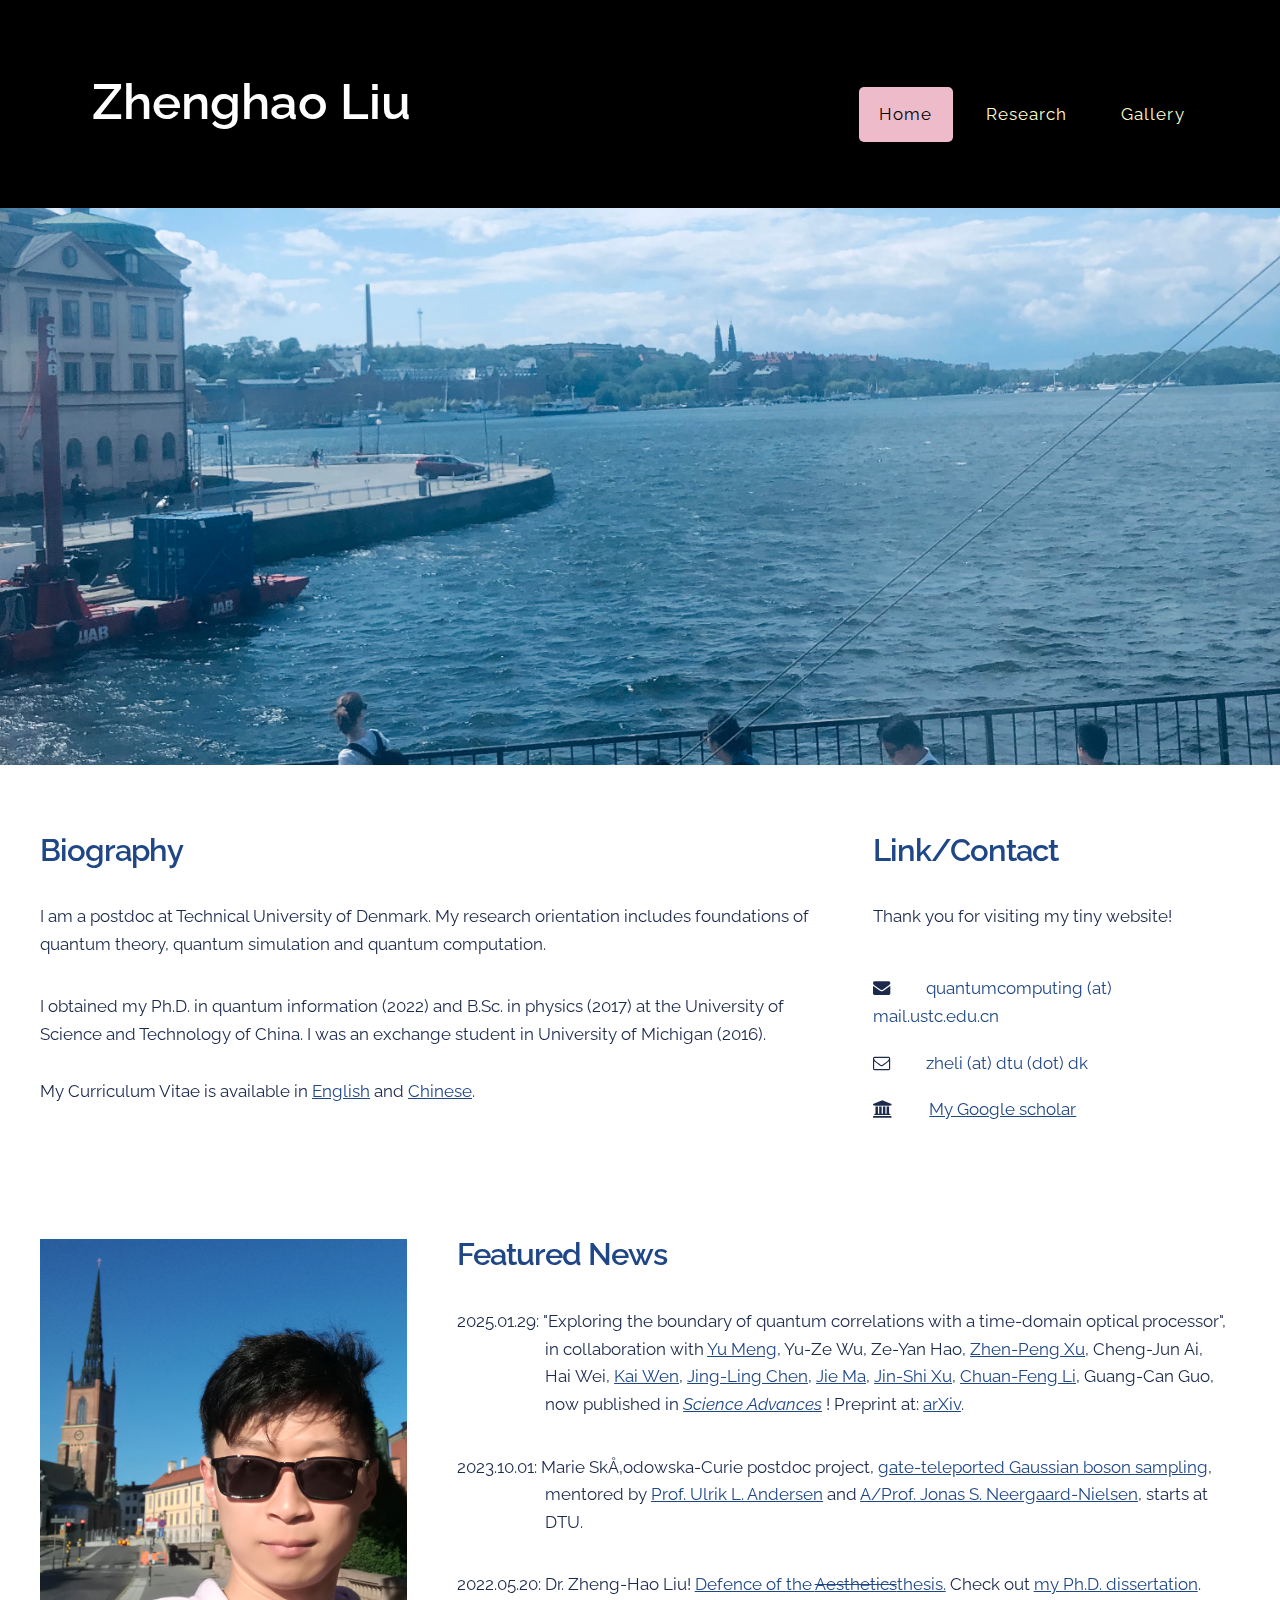
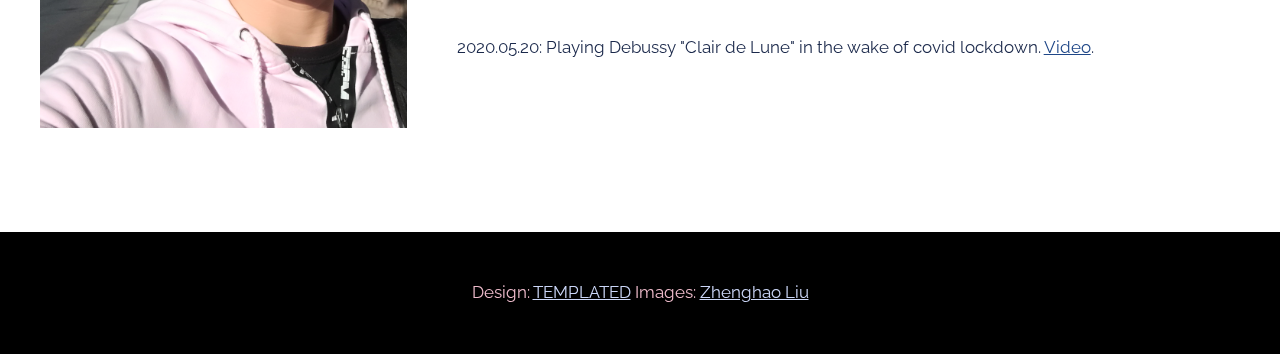
<file: index.html>
<!DOCTYPE HTML>
<!--
	Autonomy by TEMPLATED
    templated.co @templatedco
    Released for free under the Creative Commons Attribution 3.0 license (templated.co/license)
-->
<html>
	<head>
		<title>Homepage of Zhenghao Liu</title>
		<link rel="icon" type="image/x-icon" href="images/icon.png" />
		<link rel="stylesheet" href="font-awesome-4.7.0/css/font-awesome.min.css">
		<meta http-equibv="content-type" content="text/html; charset=utf-8" />
		<meta name="description" content="" />
		<meta name="keywords" content="" />
		<link href='https://fonts.googleapis.com/css?family=Raleway:400,100,200,300,500,600,700,800,900' rel='stylesheet' type='text/css'>
		<!--[if lte IE 8]><script src="js/html5shiv.js"></script><![endif]-->
		<script src="https://ajax.googleapis.com/ajax/libs/jquery/1.11.0/jquery.min.js"></script>
		<script src="js/skel.min.js"></script>
		<script src="js/skel-panels.min.js"></script>
		<script src="js/init.js"></script>
		<noscript>
			<link rel="stylesheet" href="css/skel-noscript.css" />
			<link rel="stylesheet" href="css/style.css" />
			<link rel="stylesheet" href="css/style-desktop.css" />
		</noscript>
		<!--[if lte IE 8]><link rel="stylesheet" href="css/ie/v8.css" /><![endif]-->
		<!--[if lte IE 9]><link rel="stylesheet" href="css/ie/v9.css" /><![endif]-->
	</head>
	<body class="homepage">

		<!-- Header -->
		<div id="header">
			<div class="container">

				<!-- Logo -->
				<div id="logo">
					<h1><a href="#">Zhenghao Liu</a></h1>
				</div>

				<!-- Nav -->
				<nav id="nav">
					<ul>
						<li class="active"><a href="index.html">Home</a></li>
						<li><a href="research.html">Research</a></li>		
						<li><a href="gallery.html">Gallery</a></li>
					</ul>
				</nav>

			</div>
		</div>

		<div id="banner">&nbsp;</div>

		<div id="main">
			<div class="container">
				<div class="row">
					<div class="8u">
						<section>
							<header>
								<h2>Biography</h2>
							</header>
							<p>I am a postdoc at Technical University of Denmark. My research orientation includes foundations of quantum theory, quantum simulation and quantum computation. </p>

							<p>I obtained my Ph.D. in quantum information (2022) and B.Sc. in physics (2017) at the University of Science and Technology of China. I was an exchange student in University of Michigan (2016). </p>

							</p>My Curriculum Vitae is available in <a href="document/2205_CV_zhliu_en.pdf" target="_blank" title="last updated May 2022">English</a> and <a href="document/2104_CV_zhliu_cn.pdf" target="_blank" title="last updated April 2021">Chinese</a>. </p>
						</section>
					</div>
					<div class="4u">
						<section>
							<header>
								<h2>Link/Contact</h2>
							</header>
							<p>Thank you for visiting my tiny website! </p>
							<ul class="style">
<!--
								<li><i class="fa fa-phone-square"></i> <i class="fa fa-wechat"></i> &emsp;(86)-15056928657</li>
-->
								<li><i class="fa fa-envelope"></i> &emsp;&emsp;<a>quantumcomputing (at) mail.ustc.edu.cn</a></li>
								<li><i class="fa fa-envelope-o"></i> &emsp;&emsp;<a>zheli (at) dtu (dot) dk</a></li>
								<li><i class="fa fa-university"></i> &emsp;&emsp;<a href="https://scholar.google.com/citations?user=dOH_dFQAAAAJ&hl=en" target="_blank">My Google scholar</a></li>
							</ul>
						</section>
					</div>
				</div>
			</div>
		</div>

		<div id="featured">
			<div class="container">
				<div class="row">
					<div class="4u">
						<div id="billboard"
							<p class="image full">
							<img src="images/zl1906.png" alt="Photo in Stockholm" style="pointer-events:none">
							</p>
						</div>
					</div>
					<div class="8u">
						<section>
							<header>
								<h2>Featured News</h2>
							</header>
							<p style="margin-left:5.1em;text-indent:-5.1em"> 2025.01.29: "Exploring the boundary of quantum correlations with a time-domain optical processor", in collaboration with <a href="https://nbi.ku.dk/english/staff/?pure=en/persons/768996" target=_blank>Yu&nbsp;Meng</a>, Yu-Ze&nbsp;Wu, Ze-Yan&nbsp;Hao, <a href="https://scholar.google.com/citations?user=hqGDffQAAAAJ&hl=en" target=_blank>Zhen-Peng&nbsp;Xu</a>, Cheng-Jun&nbsp;Ai, Hai&nbsp;Wei, <a href="https://www.qboson.com/" target=_blank>Kai&nbsp;Wen</a>, <a href="http://en.cim.nankai.edu.cn/About_CIM/Faculty/Chen_Jingling.htm" target=_blank>Jing-Ling&nbsp;Chen</a>, <a href="http://staff.ustc.edu.cn/~jiema/" target=_blank>Jie&nbsp;Ma</a>, <a href="https://scholar.google.com/citations?user=6v-AMW4AAAAJ&hl=en" target=_blank>Jin-Shi&nbsp;Xu</a>, <a href="https://scholar.google.com/citations?user=L050LuAAAAAJ&hl=en" target=_blank>Chuan-Feng&nbsp;Li</a>, Guang-Can&nbsp;Guo, now published in <span style="font-style:italic"><a href="https://doi.org/10.1126/sciadv.abd8080" target=_blank>Science Advances</a></span> ! Preprint at: <a href="https://arxiv.org/abs/2208.07794" target="_blank">arXiv</a>.</p>
							
							<p style="margin-left:5.1em;text-indent:-5.1em"> 2023.10.01: Marie Skłodowska-Curie postdoc project, <a href="https://doi.org/10.3030/101106833" target="_blank">gate-teleported Gaussian boson sampling</a>, mentored by <a href="https://orbit.dtu.dk/en/persons/ulrik-lund-andersen" target="_blank">Prof. Ulrik L. Andersen</a> and <a href="https://orbit.dtu.dk/en/persons/jonas-schou-neergaard-nielsen" target="_blank">A/Prof. Jonas S. Neergaard-Nielsen</a>, starts at DTU.</p>	
								
							<!--
							
							<p style="margin-left:5.1em;text-indent:-5.1em"> 2022.06.01: <a href="https://arxiv.org/abs/2205.15538" target="_blank">Twenty years of quantum contextuality at USTC</a>, posted on arXiv. <a href="document/2205_justrev.pdf" target="_blank">Mirror</a>.</p>	

							<p style="margin-left:5.1em;text-indent:-5.1em"> 2022.05.23: <a href="http://www.cncos.org/Content/view/id/1625.html" target="_blank">Wang Daheng Ph.D. fellowship</a> by the <a href="http://www.cncos.org/" target="_blank">Chinese Optical Society</a>. <a href="document/2205_wdh.pdf" target="_blank">Certification</a>.</p>	

-->
							
							<p style="margin-left:5.1em;text-indent:-5.1em"> 2022.05.20: Dr. Zheng-Hao Liu! <a href="images/PhD_Defence.jpg" target="_blank">Defence of the <strike>Aesthetics</strike>thesis.</a> Check out <a href="document/zhliu_PhDthesis.pdf" target="_blank">my Ph.D. dissertation</a>.</p>	
<!--
							<p style="margin-left:5.1em;text-indent:-5.1em"> 2022.05.20: "Activation of indistinguishability-based quantum coherence for enhanced metrological applications with particle statistics imprint", in collaboration with <a href="https://scholar.google.com/citations?user=9Pqjcu0AAAAJ&hl=en" target=_blank>Kai&nbsp;Sun</a>, Yan&nbsp;Wang, Ze-Yan&nbsp;Hao, Xiao-Ye&nbsp;Xu, <a href="https://scholar.google.com/citations?user=6v-AMW4AAAAJ&hl=en" target=_blank>Jin-Shi&nbsp;Xu</a>, Chuan-Feng&nbsp;Li, Guang-Can&nbsp;Guo, Alessia&nbsp;Castellini, <a href="https://scholar.google.com/citations?user=OS7LPjEAAAAJ&hl=en" target=_blank>Ludovico&nbsp;Lami</a>, <a href="https://grupsderecerca.uab.cat/giq/people/andreas-winter" target=_blank>Andreas&nbsp;Winter</a>, <a href="https://www.nottingham.ac.uk/mathematics/people/gerardo.adesso" target=_blank>Gerardo&nbsp;Adesso</a>, <a href="https://scholar.google.com/citations?user=cKiGyqsAAAAJ&hl=en" target=_blank>Giuseppe&nbsp;Compagno</a>, and <a href="https://rosariolofranco.weebly.com/" target=_blank>Rosario&nbsp;Lo&nbsp;Franco</a>, now published in <span style="font-style:italic">PNAS</span> ! <a href="https://doi.org/10.1073/pnas.2119765119" target="_blank">Link to the paper</a> and <a href="https://ManekiMeow.github.io/go/r7snr7" target="_blank">Rosario's excellent popular summary</a>. Preprint at: <a href="https://arxiv.org/abs/2103.14802" target="_blank">arXiv</a>, <a href="document/2203_idch.pdf" target="_blank">mirror</a>.</p>	

							<p style="margin-left:5.1em;text-indent:-5.1em"> 2022.03.21: Check out my recently finished <a href="document/zhliu_PhDthesis.pdf" target="_blank">Ph.D. dissertation.</a> It is fantastic&mdash;as the Ph.D. journey itself&mdash;to describe here many background stories and details of my research, with plenty of (very personal:) comments and perspectives. The dissertation is only available in Chinese now, but I hope to translate it into English after some time.</p>	

							<p style="margin-left:5.1em;text-indent:-5.1em"> 2022.02.10: In <a href="https://en.wikipedia.org/wiki/Xinyang" target="_blank">Xinyang</a> with a super huge <a href="images/xinyang_marshmallow.jpg" target="_blank">Marshmallow</a>!</p>	

							<p style="margin-left:5.1em;text-indent:-5.1em"> 2022.01.29: <a href="images/2201_gxxb.jpg" target="_blank">Front cover</a>&nbsp;of <a href="http://www.opticsjournal.net/Journal/gxxb/2022/42/3.cshtml" target="_blank"><span style="font-style:italic">Acta Optica Sinica</span></a> &nbsp;highlighting our review (in Chinese) "Quantum information masking" (<a href="document/2201_maskrev.pdf" target="_blank">mirror</a>).</p>

							<p style="margin-left:5.1em;text-indent:-5.1em"> 2021.12.15&ndash;22: Tianjin University. <a href="images/tianjin_moon.jpg" target="_blank">Full moon</a> across the school of precision instrument building.</p>

							<p style="margin-left:5.1em;text-indent:-5.1em"> 2021.10.11: National Ph.D. fellowship at University of Science and Tech. of China.</p>	

							<p style="margin-left:5.1em;text-indent:-5.1em"> 2021.08.10: Our new work in cooperation with Prof. Jiannis Pachos @ University of Leeds, "Topological Contextuality and Anyonic Statistics of Photonic-Encoded Parafermions", published in&nbsp;<span style="font-style:italic">PRX Quantum</span>&nbsp;! Check out the paper: <a href="https://journals.aps.org/prxquantum/abstract/10.1103/PRXQuantum.2.030323" target="_blank">journal</a>, <a href="https://arxiv.org/abs/2011.05008" target="_blank">arXiv</a>, <a href="document/2107_pf.pdf" target="_blank">mirror</a>.</p>

							<p style="margin-left:5.1em;text-indent:-5.1em"> 2021.04.11: Advanced to <a href="https://mp.weixin.qq.com/s/2Qs2KkpJKk7EUDRwGP2ePg" target="_blank">Light competetion</a> final stage. Here is a <a href="images/dissipative_qsim.mp4" target="_blank">trailer</a> for our work, "dissipative quantum simulator".</p>
-->
							<p style="margin-left:5.1em;text-indent:-5.1em"> 2020.05.20: Playing Debussy "Clair de Lune" in the wake of covid lockdown. <a href="images/Clair_de_Lune.mp4" target="_blank">Video</a>.</p>
							
						</section>
					</div>
				</div>
			</div>
		</div>




		<!-- Copyright -->
		<div id="copyright">
			<div class="container">
				Design: <a href="https://templated.co">TEMPLATED</a> Images: <a href="#">Zhenghao Liu</a>
			</div>
		</div>

	</body>
</html>
</file>
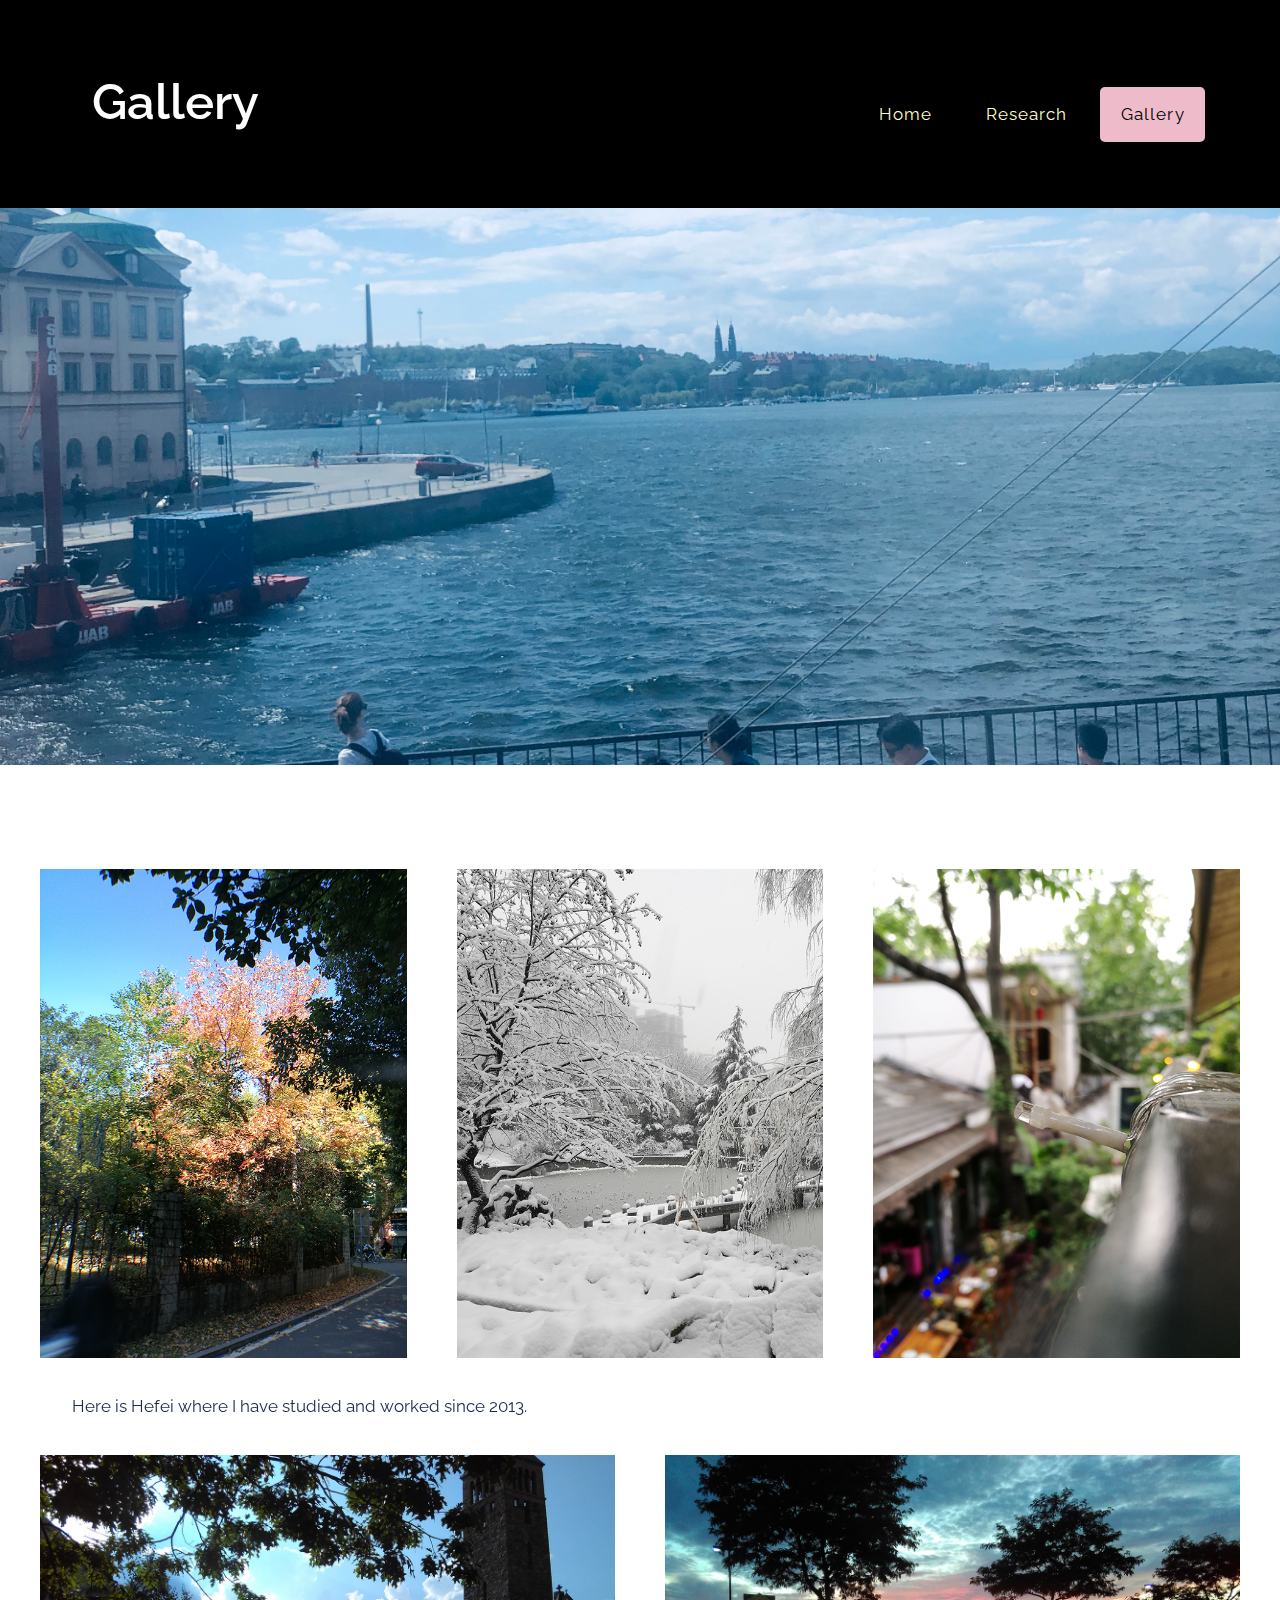
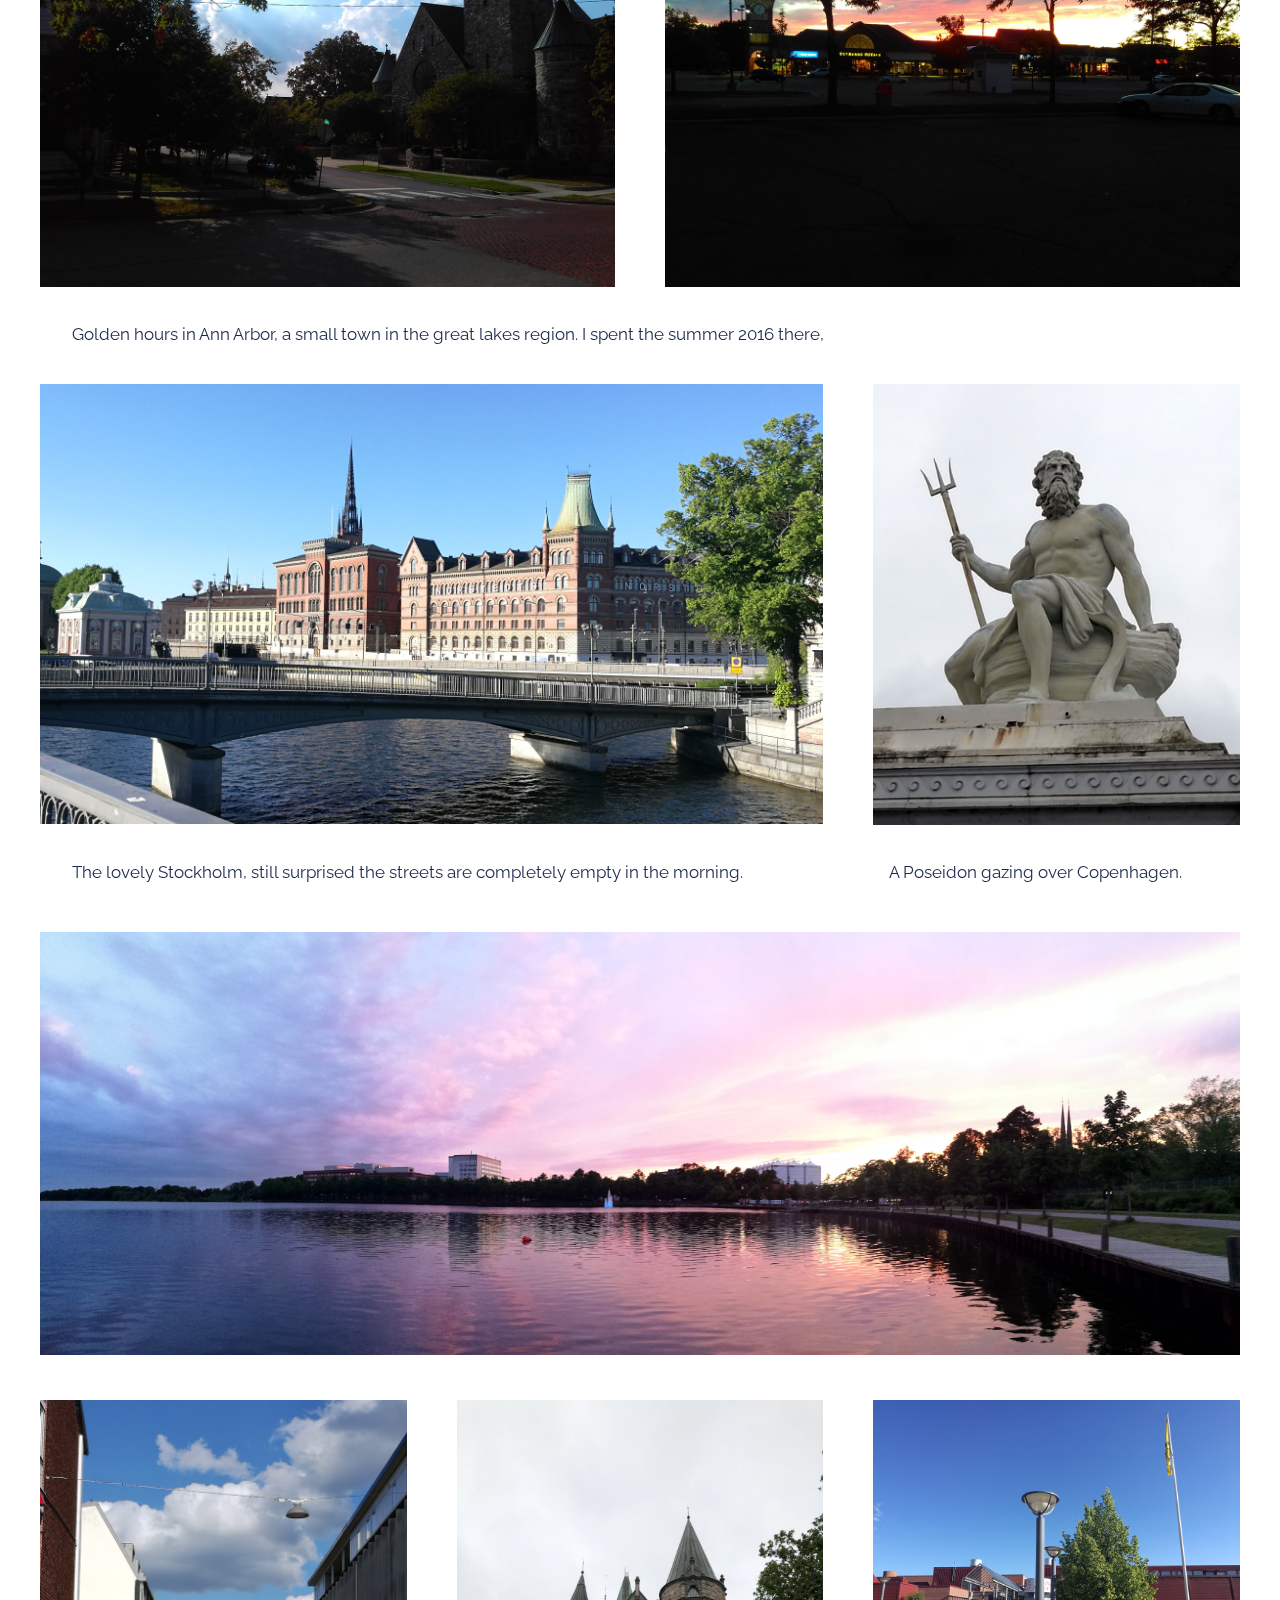
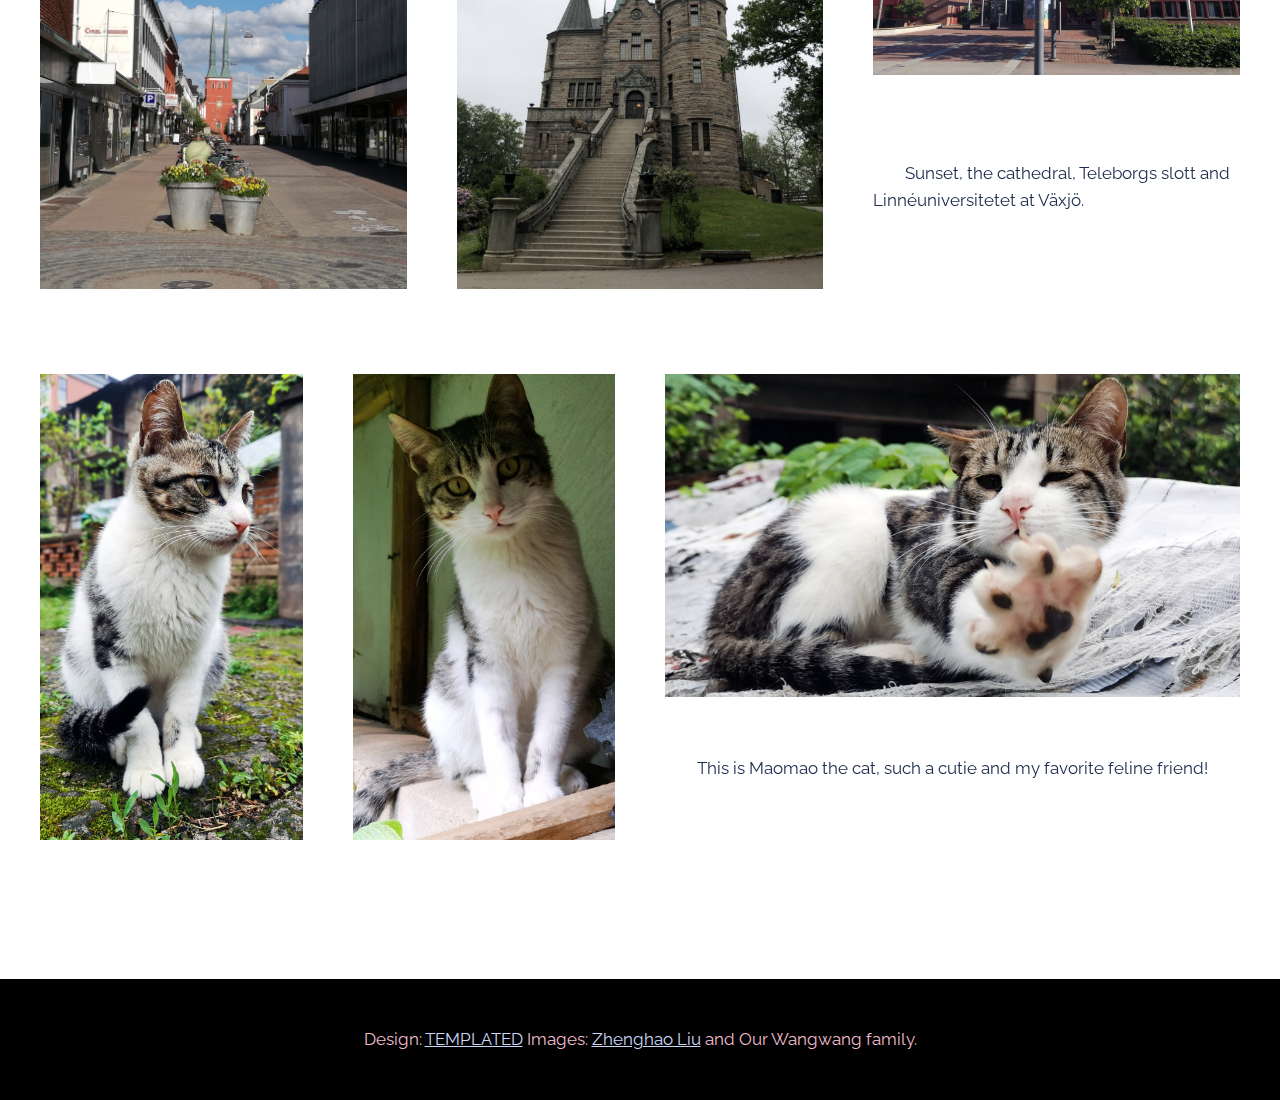
<file: gallery.html>
<!DOCTYPE HTML>
<!--
	Autonomy by TEMPLATED
    templated.co @templatedco
    Released for free under the Creative Commons Attribution 3.0 license (templated.co/license)
-->
<html>
	<head>
		<title>Gallery of Zhenghao Liu</title>
		<link rel="icon" type="image/x-icon" href="images/icon.png" />
		<link rel="stylesheet" href="font-awesome-4.7.0/css/font-awesome.min.css">
		<meta http-equiv="content-type" content="text/html; charset=utf-8" />
		<meta name="description" content="" />
		<meta name="keywords" content="" />
		<link href='https://fonts.googleapis.com/css?family=Raleway:400,100,200,300,500,600,700,800,900' rel='stylesheet' type='text/css'>
		<!--[if lte IE 8]><script src="js/html5shiv.js"></script><![endif]-->
		<script src="https://ajax.googleapis.com/ajax/libs/jquery/1.11.0/jquery.min.js"></script>
		<script src="js/skel.min.js"></script>
		<script src="js/skel-panels.min.js"></script>
		<script src="js/init.js"></script>
		<noscript>
			<link rel="stylesheet" href="css/skel-noscript.css" />
			<link rel="stylesheet" href="css/style.css" />
			<link rel="stylesheet" href="css/style-desktop.css" />
		</noscript>
		<!--[if lte IE 8]><link rel="stylesheet" href="css/ie/v8.css" /><![endif]-->
		<!--[if lte IE 9]><link rel="stylesheet" href="css/ie/v9.css" /><![endif]-->
	</head>
	<body>

		<!-- Header -->
		<div id="header">
			<div class="container">
				
				<!-- Logo -->
				<div id="logo">
					<h1><a href="#">Gallery</a></h1>
				</div>
				
				<!-- Nav -->
				<nav id="nav">
					<ul>
						<li><a href="index.html">Home</a></li>
						<li><a href="research.html">Research</a></li>
						<li class="active"><a href="gallery.html">Gallery</a></li>
					</ul>
				</nav>

			</div>
		</div>
		<!-- Header -->

		<div id="banner">&nbsp;</div>

		<div id="graphics">
			<div class="container">
				<div class="row">
					<div class="4u">
						<p class="image full">
						<img src="images/hefei_autumn.png" alt="Autumn"></p>
					</div>
					<div class="4u">
						<p class="image full">
						<img src="images/hefei_winter.png" alt="Winter"></p>
					</div>
					<div class="4u">
						<p class="image full">
						<img src="images/hefei_spring.png" alt="Spring"></p>
					</div>
				</div>
				<p>&emsp;&emsp;Here is Hefei where I have studied and worked since 2013. </p>
				<div class="row">
					<div class="6u">
						<p class="image full">
						<img src="images/a2_sunset_0.png" alt="Sunset in Ann Arbor"></p>
					</div>
					<div class="6u">
						<p class="image full">
						<img src="images/a2_sunset_1.png" alt="Sunset in Ann Arbor"></p>
					</div>
				</div>
				<p>&emsp;&emsp;Golden hours in Ann Arbor, a small town in the great lakes region. I spent the summer 2016 there, <!--<a href="">2016 Ann Arbor, USA</a>.--></p>
				<div class="row">
					<div class="8u">
						<p class="image full">
						<img src="images/stockholm_morning.jpg" alt="Stockholm"></p><p>&emsp;&emsp;The lovely Stockholm, still surprised the streets are completely empty in the morning.</p>
					</div>
					<div class="4u">
						<p class="image full">
						<img src="images/poseidon.jpg" alt="Copenhagen"></p><p>&emsp;A Poseidon gazing over Copenhagen.</p>
					</div>
				</div>
				<div class="row">
					<div class="12u" style="margin-top:-30pt;margin-bottom:-30pt">
						<div class="row">
							<p class="image full"><img src="images/vaxjo_sunset.jpg" alt="Sunset at Vaxjo"></p>
						</div>
					</div>
					<div class="4u">
						<p class="image full">
						<img src="images/vaxjo_cathedral.jpg" alt="Vaxjo cathedral"></p>
					</div>
					<div class="4u">
						<p class="image full"><img src="images/vaxjo_teleborg.jpg" alt="Teleborgs slott"></p>
					</div>
					<div class="4u">
						<div class="row">
							<p class="image full"><img src="images/vaxjo_linne.jpg" alt="Linnéuniversitetet"></p>
						</div>
						<div class="row">
							<p>&emsp;&emsp;Sunset, the cathedral, Teleborgs slott and Linnéuniversitetet at Växjö. <!--<a href="">2019 Sweden</a>.--></p>
						</div>
					</div>
				</div>
				<div class="row">
					<div class="3u">
						<p class="image full">
						<img src="images/maomao_1.jpg" alt="Maomao"></p>
					</div>
					<div class="3u">
						<p class="image full"><img src="images/maomao_2.jpg" alt="Maomao"></p>
					</div>
					<div class="6u">
						<div class="row">
							<p class="image full"><img src="images/maomao_3.jpg" alt="Maomao"></p>
						</div>
						<div class="row">
							<p style="margin-top:-20pt">&emsp;&emsp;This is Maomao the cat, such a cutie and my favorite feline friend! <!--<a href="">Cat album</a>.--></p>
						</div>
					</div>
				</div>
			</div>
		</div>



		<!-- Copyright -->
		<div id="copyright">
			<div class="container">
				Design: <a href="https://templated.co">TEMPLATED</a> Images: <a href="#">Zhenghao Liu</a> and Our Wangwang family.
			</div>
		</div>

	</body>
</html>
</file>
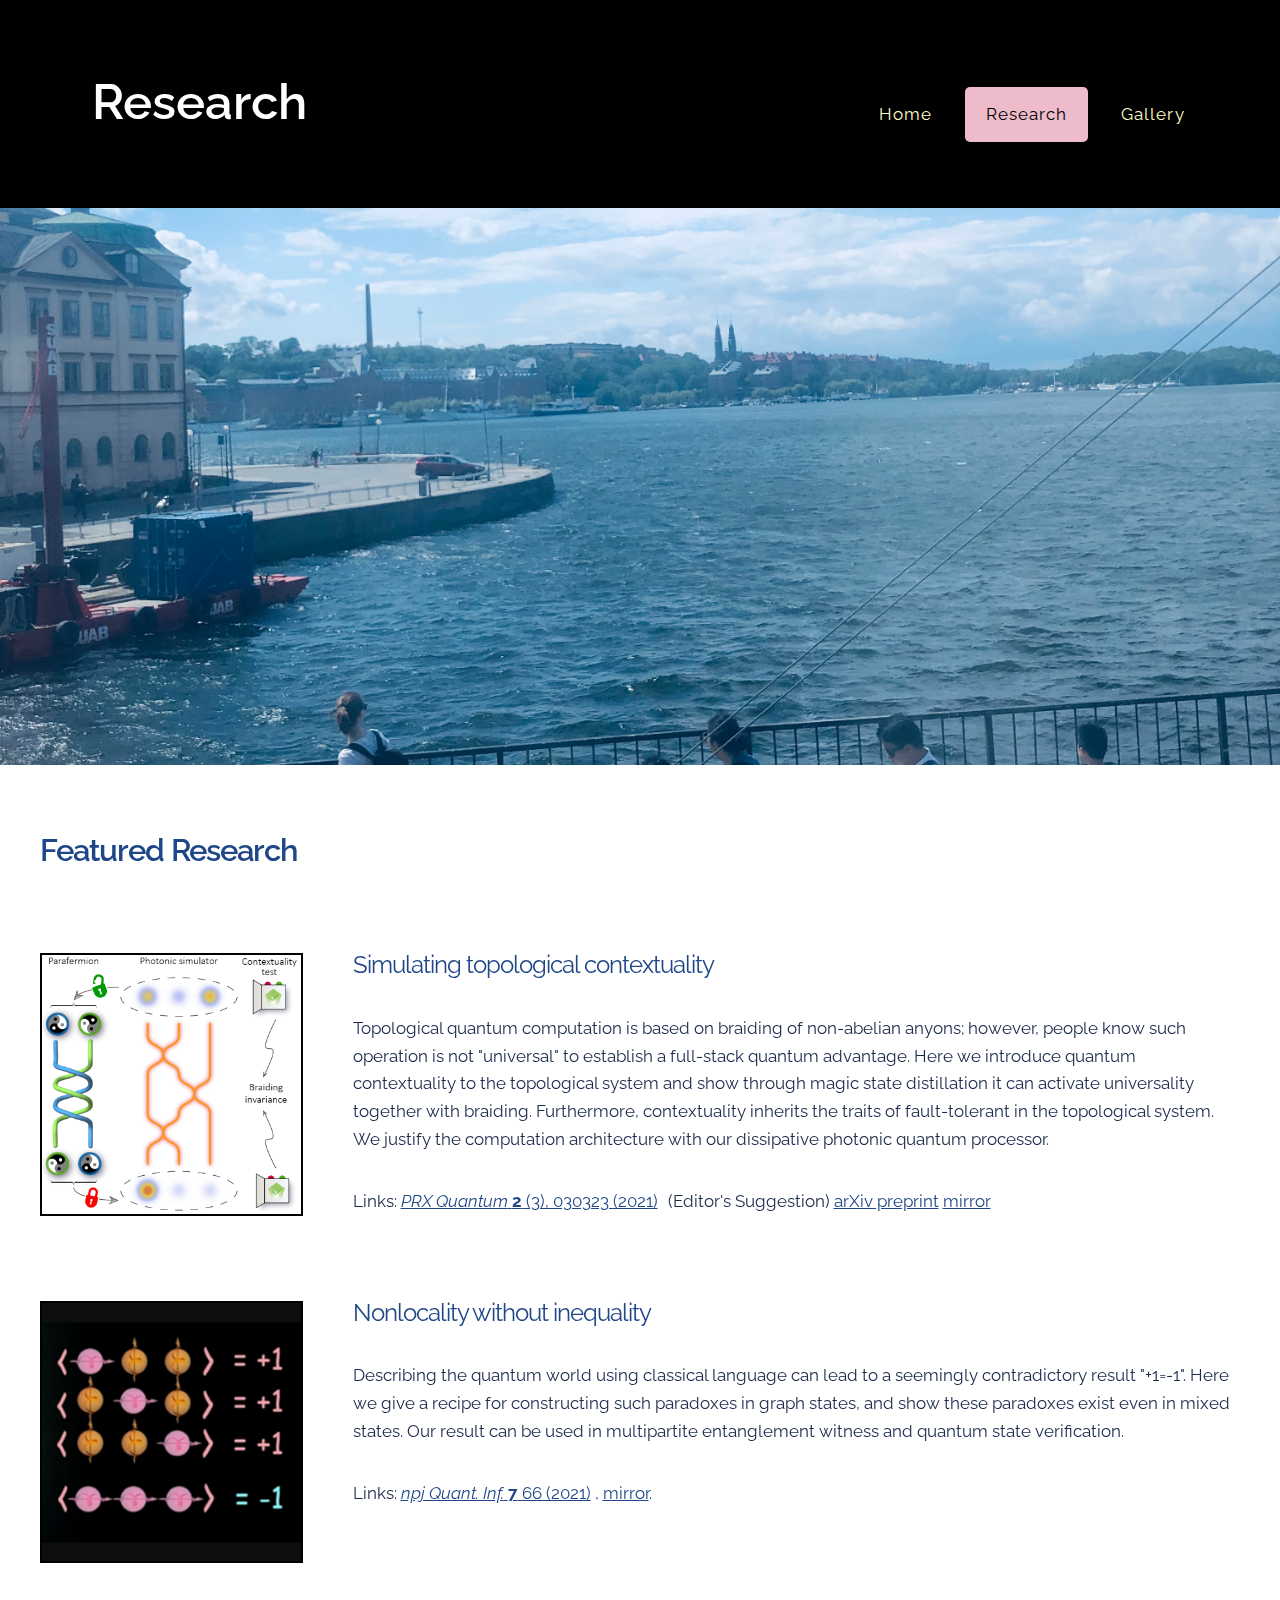
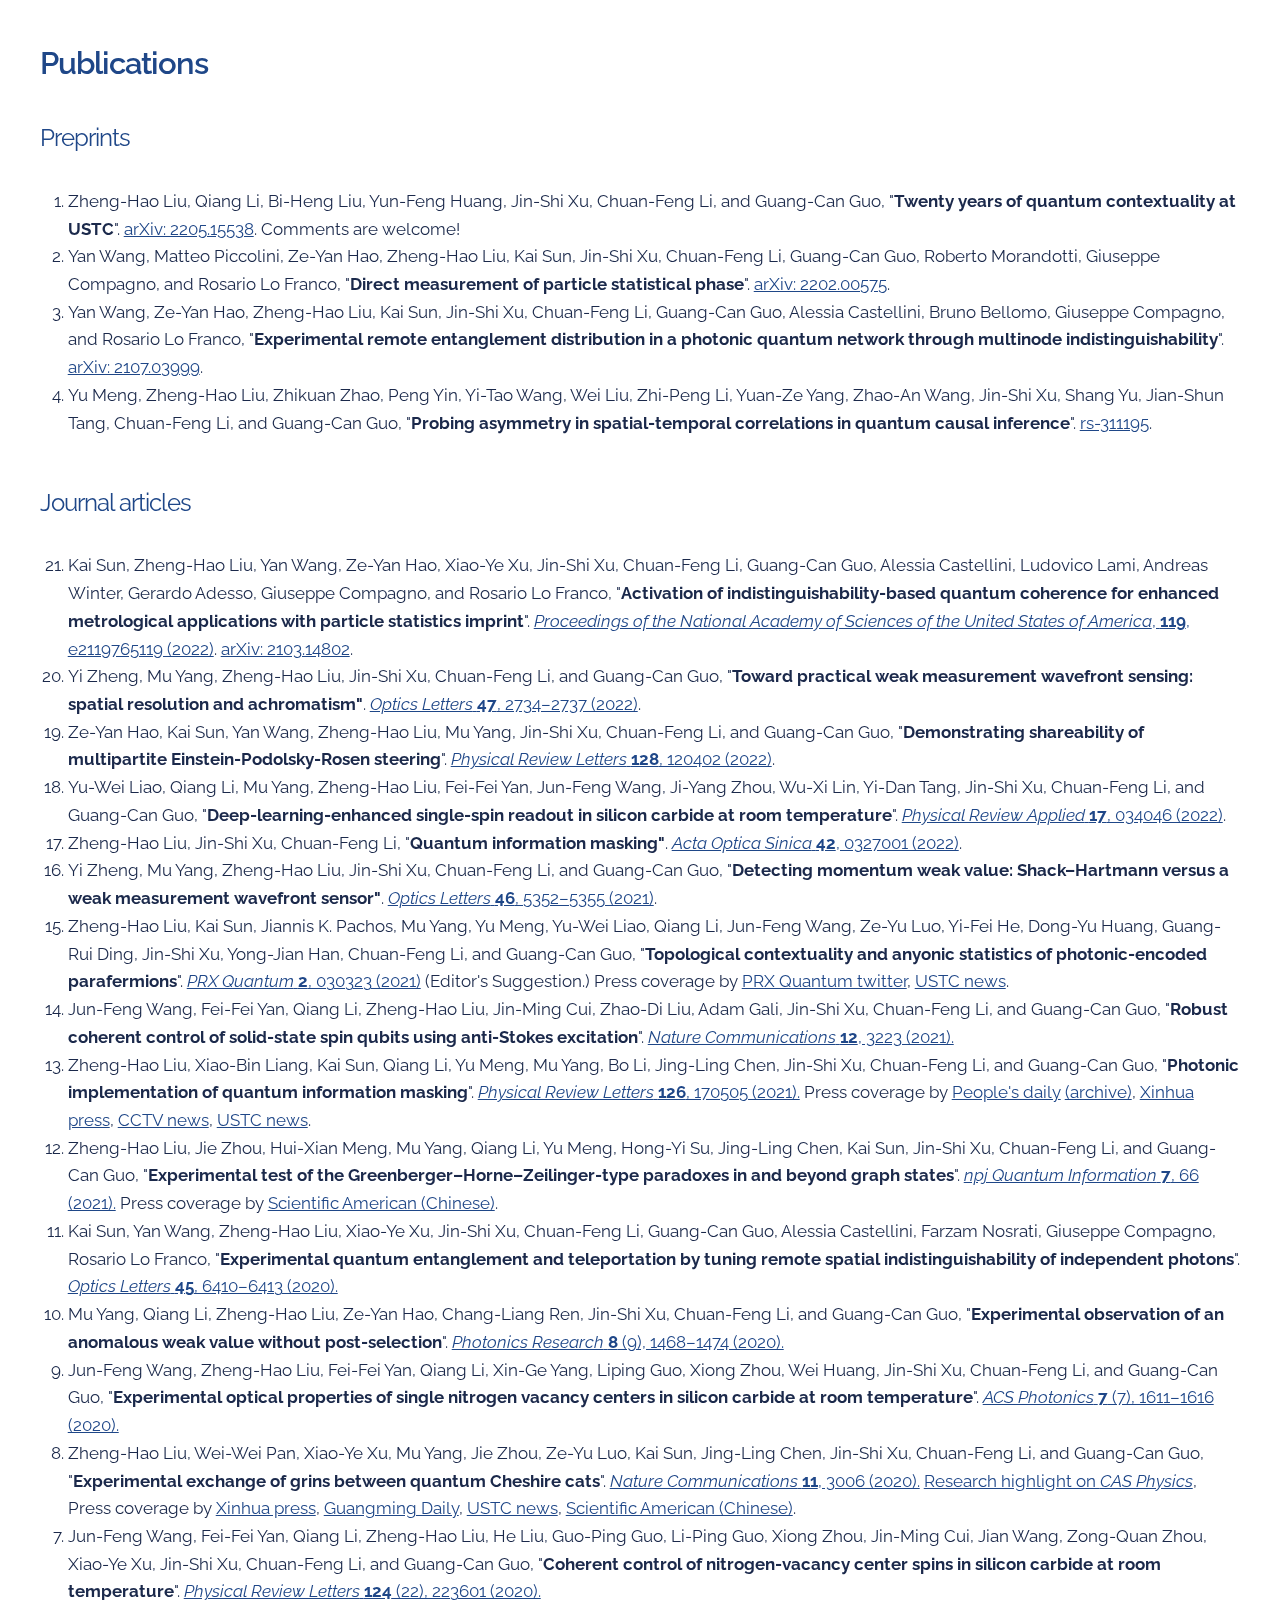
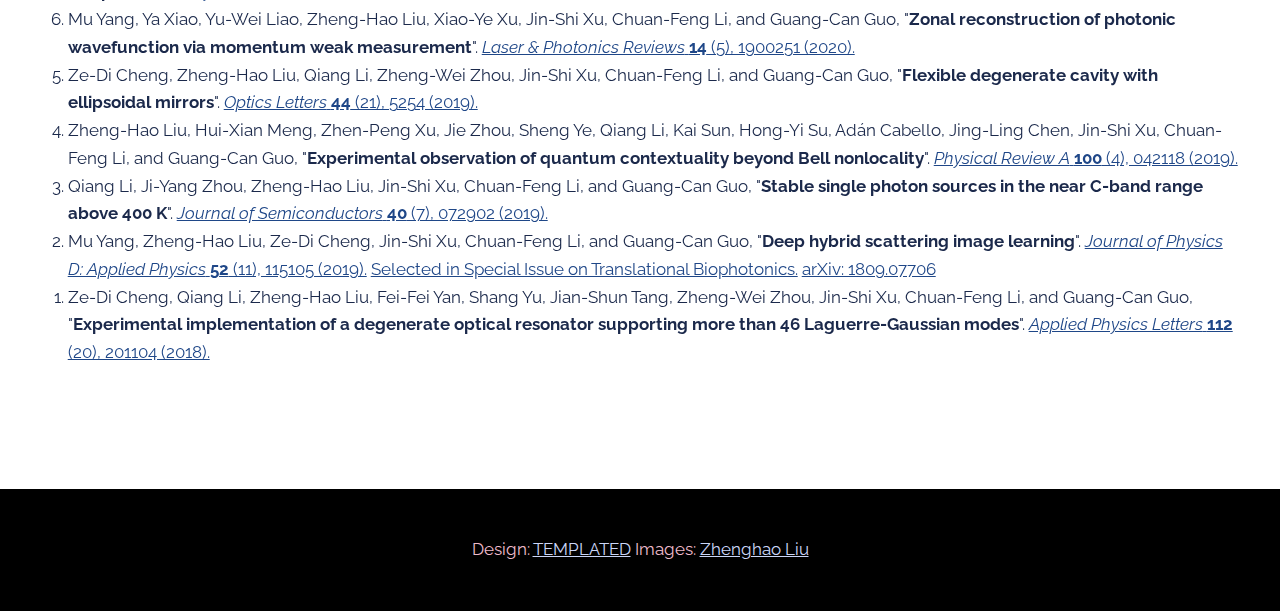
<file: research.html>
<!DOCTYPE HTML>
<!--
	Autonomy by TEMPLATED
    templated.co @templatedco
    Released for free under the Creative Commons Attribution 3.0 license (templated.co/license)
-->
<html>
	<head>
		<title>Research of Zhenghao Liu</title>
		<link rel="icon" type="image/x-icon" href="images/icon.png" />
		<link rel="stylesheet" href="font-awesome-4.7.0/css/font-awesome.min.css">
		<meta http-equiv="content-type" content="text/html; charset=utf-8" />
		<meta name="description" content="" />
		<meta name="keywords" content="" />
		<link href='https://fonts.googleapis.com/css?family=Raleway:400,100,200,300,500,600,700,800,900' rel='stylesheet' type='text/css'>
		<!--[if lte IE 8]><script src="js/html5shiv.js"></script><![endif]-->
		<script src="https://ajax.googleapis.com/ajax/libs/jquery/1.11.0/jquery.min.js"></script>
		<script src="js/skel.min.js"></script>
		<script src="js/skel-panels.min.js"></script>
		<script src="js/init.js"></script>
		<noscript>
			<link rel="stylesheet" href="css/skel-noscript.css" />
			<link rel="stylesheet" href="css/style.css" />
			<link rel="stylesheet" href="css/style-desktop.css" />
		</noscript>
		<!--[if lte IE 8]><link rel="stylesheet" href="css/ie/v8.css" /><![endif]-->
		<!--[if lte IE 9]><link rel="stylesheet" href="css/ie/v9.css" /><![endif]-->
	</head>
	<body>

		<!-- Header -->
		<div id="header">
			<div class="container">
				
				<!-- Logo -->
				<div id="logo">
					<h1><a href="#">Research</a></h1>
				</div>
				
				<!-- Nav -->
				<nav id="nav">
					<ul>
						<li><a href="index.html">Home</a></li>
						<li class="active"><a href="research.html">Research</a></li>		
						<li><a href="gallery.html">Gallery</a></li>
					</ul>
				</nav>

			</div>
		</div>
		<!-- Header -->

		<div id="banner">&nbsp;</div>

		<div id="main">
			<div class="container">
				<div class="row">
					<section>
						<header>
							<h2>Featured Research</h2>
						</header>
					</section>
				</div>
				<div class="row">
					<div class="3u">
						<p class="image full" style="border: 2px solid black">
						<img src="images/pf_teaser.png" alt="Parafermion"></p>
					</div>
					<div class="9u">
					<section>
						<header>
							<h3>Simulating topological contextuality</h3>
						</header>
						<p>Topological quantum computation is based on braiding of non-abelian anyons; however, people know such operation is not "universal" to establish a full-stack quantum advantage. Here we introduce quantum contextuality to the topological system and show through magic state distillation it can activate universality together with braiding. Furthermore, contextuality inherits the traits of fault-tolerant in the topological system. We justify the computation architecture with our dissipative photonic quantum processor.</p>
						<p>Links: <a href="https://journals.aps.org/prxquantum/abstract/10.1103/PRXQuantum.2.030323" target="_blank"><i style="font-style: italic">PRX Quantum</i> <b style="font-weight: bold">2</b> (3), 030323 (2021)</a>&ensp;(Editor's Suggestion) 
						<a href="https://arxiv.org/abs/2011.05008" target="_blank">arXiv preprint</a> 
						<a href="document/2107_pf.pdf" target="_blank">mirror</a></p>
					</section>
					</div>
				</div>
<!--				<div class="row">
					<div class="3u">
						<p class="image full" style="border: 2px solid black">
						<img src="images/mask_teaser.png" alt="Masking"></p>
					</div>
					<div class="9u">
					<section>
						<header>
							<h3>Masking quantum information</h3>
						</header>
						<p>Quantum mechanics allows "spooky action-at-a-distance" between remote parties. Can we transfer quantum information completely into correlations and conceal it from any physical entities? Here we show the job, coined "masking quantum information", can be accomplished (to the best extent, but <a href="https://journals.aps.org/prl/abstract/10.1103/PhysRevLett.120.230501">not perfectly</a>) by very simple photonic gadgets. We elucidate the connection between masking and decoherence-free subspace, and used the protocol to share a parrot image among three recipients.</p>
						<p>Links: <a href="https://journals.aps.org/prl/abstract/10.1103/PhysRevLett.126.170505"><i style="font-style:italic">Phys. Rev. Lett.</i> <b style="font-weight:bold">126</b> 170505 (2021)</a> 
						<a href="https://arxiv.org/abs/2011.04963" target="_blank">arXiv preprint</a> 
						<a href="document/2104_masking.pdf" target="_blank">mirror</a></p>
					</section>
					</div>
				</div>	-->
				<div class="row">
					<div class="3u">
						<p class="image full" style="border: 2px solid black">
						<img src="images/php_teaser.png" alt="GraphAvN" target="_blank"></p>
					</div>
					<div class="9u">
					<section>
						<header>
							<h3>Nonlocality without inequality</h3>
						</header>
						<p>Describing the quantum world using classical language can lead to a seemingly contradictory result "+1=-1". Here we give a recipe for constructing such paradoxes in graph states, and show these paradoxes exist even in mixed states. Our result can be used in multipartite entanglement witness and quantum state verification.</p>
						<p>Links: <a href="https://www.nature.com/articles/s41534-021-00397-z"><i style="font-style:italic">npj Quant. Inf.</i> <b style="font-weight:bold">7</b> 66 (2021)</a> 
						<a style="color:888">, </a> 
						<a href="document/2103_GraphGHZ.pdf" target="_blank">mirror</a>.</p>
					</section>
					</div>
				</div>	
				<div class="row">
					<section>
						<header>
							<h2>Publications</h2>
						</header>
					</section>
				</div>
				<div class="row">
					<div class="12u">
						<section style="margin-bottom: 40pt;margin-top: -30pt">
							<header>
								<h3>Preprints</h3>
							</header>
							<ol style="list-style: decimal; margin-left: 1.6em">
								<li>Zheng-Hao Liu, Qiang Li, Bi-Heng Liu, Yun-Feng Huang, Jin-Shi Xu, Chuan-Feng Li, and Guang-Can Guo, "<b style="font-weight:bold">Twenty years of quantum contextuality at USTC</b>". <a href="https://arxiv.org/abs/2205.15538">arXiv: 2205.15538</a>. Comments are welcome!</li>

								<li>Yan Wang, Matteo Piccolini, Ze-Yan Hao, Zheng-Hao Liu, Kai Sun, Jin-Shi Xu, Chuan-Feng Li, Guang-Can Guo, Roberto Morandotti, Giuseppe Compagno, and Rosario Lo Franco, "<b style="font-weight:bold">Direct measurement of particle statistical phase</b>". <a href="https://arxiv.org/abs/2202.00575">arXiv: 2202.00575</a>.</li>

								<li>Yan Wang, Ze-Yan Hao, Zheng-Hao Liu, Kai Sun, Jin-Shi Xu, Chuan-Feng Li, Guang-Can Guo, Alessia Castellini, Bruno Bellomo, Giuseppe Compagno, and Rosario Lo Franco, "<b style="font-weight:bold">Experimental remote entanglement distribution in a photonic quantum network through multinode indistinguishability</b>". <a href="https://arxiv.org/abs/2107.03999">arXiv: 2107.03999</a>.</li>

								<li>Yu Meng, Zheng-Hao Liu, Zhikuan Zhao, Peng Yin, Yi-Tao Wang, Wei Liu, Zhi-Peng Li, Yuan-Ze Yang, Zhao-An Wang, Jin-Shi Xu, Shang Yu, Jian-Shun Tang, Chuan-Feng Li, and Guang-Can Guo, "<b style="font-weight:bold">Probing asymmetry in spatial-temporal correlations in quantum causal inference</b>". <a href="https://www.researchsquare.com/article/rs-311195/v1" target="_blank">rs-311195</a>.</li>
							</ol>
						</section>
						<section style="margin-bottom: 40pt">
							<header>
								<h3>Journal articles</h3>
							</header>
							<ol reversed style="list-style: decimal; margin-left: 1.6em">
								<li>Kai Sun, Zheng-Hao Liu, Yan Wang, Ze-Yan Hao, Xiao-Ye Xu, Jin-Shi Xu, Chuan-Feng Li, Guang-Can Guo, Alessia Castellini, Ludovico Lami, Andreas Winter, Gerardo Adesso, Giuseppe Compagno, and Rosario Lo Franco, "<b style="font-weight:bold">Activation of indistinguishability-based quantum coherence for enhanced metrological applications with particle statistics imprint</b>". <a href="https://doi.org/10.1073/pnas.2119765119" target="_blank"><i style="font-style: italic">Proceedings of the National Academy of Sciences of the United States of America</i>, <b style="font-weight: bold">119</b>, e2119765119 (2022)</a>. <a href="https://arxiv.org/abs/2103.14802" target="_blank">arXiv: 2103.14802</a>. </li>

								<li>Yi Zheng, Mu Yang, Zheng-Hao Liu, Jin-Shi Xu, Chuan-Feng Li, and Guang-Can Guo, "<b style="font-weight:bold">Toward practical weak measurement wavefront sensing: spatial resolution and achromatism"</b>. <a href="https://doi.org/10.1364/OL.460873" target="_blank"><i style="font-style: italic">Optics Letters</i> <b style="font-weight: bold">47</b>, 2734&ndash;2737 (2022)</a>.</li>

								<li>Ze-Yan Hao, Kai Sun, Yan Wang, Zheng-Hao Liu, Mu Yang, Jin-Shi Xu, Chuan-Feng Li, and Guang-Can Guo, "<b style="font-weight:bold">Demonstrating shareability of multipartite Einstein-Podolsky-Rosen steering</b>". <a href="https://doi.org/10.1103/PhysRevLett.128.120402"><i style="font-style: italic">Physical Review Letters</i> <b style="font-weight: bold">128</b>, 120402 (2022)</a>.</li>

								<li>Yu-Wei Liao, Qiang Li, Mu Yang, Zheng-Hao Liu, Fei-Fei Yan, Jun-Feng Wang, Ji-Yang Zhou, Wu-Xi Lin, Yi-Dan Tang, Jin-Shi Xu, Chuan-Feng Li, and Guang-Can Guo, "<b style="font-weight:bold">Deep-learning-enhanced single-spin readout in silicon carbide at room temperature</b>". <a href="https://doi.org/10.1103/PhysRevApplied.17.034046"><i style="font-style: italic">Physical Review Applied</i> <b style="font-weight: bold">17</b>, 034046 (2022)</a>.</li>

								<li>Zheng-Hao Liu, Jin-Shi Xu, Chuan-Feng Li, "<b style="font-weight:bold">Quantum information masking"</b>. <a href="https://www.opticsjournal.net/Articles/OJd696d25acb8fbfb3/Abstract" target="_blank"><i style="font-style: italic">Acta Optica Sinica</i> <b style="font-weight: bold">42</b>, 0327001 (2022)</a>.</li>
<!--2021-->
								<li>Yi Zheng, Mu Yang, Zheng-Hao Liu, Jin-Shi Xu, Chuan-Feng Li, and Guang-Can Guo, "<b style="font-weight:bold">Detecting momentum weak value: Shack&ndash;Hartmann versus a weak measurement wavefront sensor"</b>. <a href="https://doi.org/10.1364/OL.439174" target="_blank"><i style="font-style: italic">Optics Letters</i> <b style="font-weight: bold">46</b>, 5352&ndash;5355 (2021)</a>.</li>

								<li>Zheng-Hao Liu, Kai Sun, Jiannis K. Pachos, Mu Yang, Yu Meng, Yu-Wei Liao, Qiang Li, Jun-Feng Wang, Ze-Yu Luo, Yi-Fei He, Dong-Yu Huang, Guang-Rui Ding, Jin-Shi Xu, Yong-Jian Han, Chuan-Feng Li, and Guang-Can Guo, "<b style="font-weight:bold">Topological contextuality and anyonic statistics of photonic-encoded parafermions</b>". <a href="https://doi.org/10.1103/PRXQuantum.2.030323" target="_blank"><i style="font-style: italic">PRX Quantum</i> <b style="font-weight: bold">2</b>, 030323 (2021)</a> (Editor's Suggestion.) Press coverage by <a href="https://twitter.com/PRX_Quantum/status/1424771966217637894">PRX Quantum twitter</a>, <a href="https://news.ustc.edu.cn/info/1055/76409.htm">USTC news</a>.</li>

								<li>Jun-Feng Wang, Fei-Fei Yan, Qiang Li, Zheng-Hao Liu, Jin-Ming Cui, Zhao-Di Liu, Adam Gali, Jin-Shi Xu, Chuan-Feng Li, and Guang-Can Guo, "<b style="font-weight:bold">Robust coherent control of solid-state spin qubits using anti-Stokes excitation</b>". <a href="https://doi.org/10.1038/s41467-021-23471-8"><i style="font-style: italic">Nature Communications</i> <b style="font-weight: bold">12</b>, 3223 (2021).</a></li>

								<li>Zheng-Hao Liu, Xiao-Bin Liang, Kai Sun, Qiang Li, Yu Meng, Mu Yang, Bo Li, Jing-Ling Chen, Jin-Shi Xu, Chuan-Feng Li, and Guang-Can Guo, "<b style="font-weight:bold">Photonic implementation of quantum information masking</b>". <a href="https://doi.org/10.1103/PhysRevLett.126.170505" target="_blank"><i style="font-style: italic">Physical Review Letters</i> <b style="font-weight: bold">126</b>, 170505 (2021).</a> Press coverage by <a href="https://finance.people.com.cn/n1/2021/0506/c1004-32095068.html" target="_blank">People's daily</a> <a href="document/2105_rmrb.pdf" target="_blank">(archive)</a>, <a href="https://www.xinhuanet.com/tech/2021-05/11/c_1127433334.htm" target="_blank">Xinhua press</a>, <a href="https://m.news.cctv.com/2021/05/06/ARTIa8hpZSKRTQ4iYF8MKb28210506.shtml" target="_blank">CCTV news</a>, <a href="https://news.ustc.edu.cn/info/1055/74943.htm" target="_blank">USTC news</a>.</li>

								<li>Zheng-Hao Liu, Jie Zhou, Hui-Xian Meng, Mu Yang, Qiang Li, Yu Meng, Hong-Yi Su, Jing-Ling Chen, Kai Sun, Jin-Shi Xu, Chuan-Feng Li, and Guang-Can Guo, "<b style="font-weight:bold">Experimental test of the Greenberger&ndash;Horne&ndash;Zeilinger-type paradoxes in and beyond graph states</b>". <a href="https://doi.org/10.1038/s41534-021-00397-z" target="_blank"><i style="font-style: italic">npj Quantum Information</i> <b style="font-weight: bold">7</b>, 66 (2021).</a> Press coverage by <a href="https://huanqiukexue.com/a/qianyan/tianwen__wuli/2021/0429/31499.html">Scientific American (Chinese)</a>.</li>
<!--2020-->								
								<li>Kai Sun, Yan Wang, Zheng-Hao Liu, Xiao-Ye Xu, Jin-Shi Xu, Chuan-Feng Li, Guang-Can Guo, Alessia Castellini, Farzam Nosrati, Giuseppe Compagno, Rosario Lo Franco, "<b style="font-weight:bold">Experimental quantum entanglement and teleportation by tuning remote spatial indistinguishability of independent photons</b>". <a href="https://doi.org/10.1364/OL.401735" target="_blank"><i style="font-style: italic">Optics Letters</i> <b style="font-weight: bold">45</b>, 6410&ndash;6413 (2020).</a></li>

								<li>Mu Yang, Qiang Li, Zheng-Hao Liu, Ze-Yan Hao, Chang-Liang Ren, Jin-Shi Xu, Chuan-Feng Li, and Guang-Can Guo, "<b style="font-weight:bold">Experimental observation of an anomalous weak value without post-selection</b>". <a href="https://doi.org/10.1364/PRJ.393480" target="_blank"><i style="font-style: italic">Photonics Research</i> <b style="font-weight: bold">8</b> (9), 1468&ndash;1474 (2020).</a></li>

								<li>Jun-Feng Wang, Zheng-Hao Liu, Fei-Fei Yan, Qiang Li, Xin-Ge Yang, Liping Guo, Xiong Zhou, Wei Huang, Jin-Shi Xu, Chuan-Feng Li, and Guang-Can Guo, "<b style="font-weight:bold">Experimental optical properties of single nitrogen vacancy centers in silicon carbide at room temperature</b>". <a href="https://doi.org/10.1021/acsphotonics.0c00218" target="_blank"><i style="font-style: italic">ACS Photonics</i> <b style="font-weight: bold">7</b> (7), 1611&ndash;1616 (2020).</a></li>

								<li>Zheng-Hao Liu, Wei-Wei Pan, Xiao-Ye Xu, Mu Yang, Jie Zhou, Ze-Yu Luo, Kai Sun, Jing-Ling Chen, Jin-Shi Xu, Chuan-Feng Li, and Guang-Can Guo, "<b style="font-weight:bold">Experimental exchange of grins between quantum Cheshire cats</b>". <a href="https://doi.org/10.1038/s41467-020-16761-0"><i style="font-style: italic">Nature Communications</i> <b style="font-weight: bold">11</b>, 3006 (2020).</a> <a href="https://www.wuli.ac.cn/CN/volumn/volumn_2039.shtml">Research highlight on <i style="font-style: italic">CAS Physics</i></a>, Press coverage by <a href="https://www.xinhuanet.com/tech/2020-07/10/c_1126221393.htm">Xinhua press</a>, <a href="https://epaper.gmw.cn/gmrb/html/2020-07/15/nw.D110000gmrb_20200715_1-08.htm">Guangming Daily</a>, <a href="https://news.ustc.edu.cn/info/1055/72249.htm">USTC news</a>, <a href="https://huanqiukexue.com/a/qianyan/tianwen__wuli/2020/0630/30012.html">Scientific American (Chinese)</a>.</li>

								<li>Jun-Feng Wang, Fei-Fei Yan, Qiang Li, Zheng-Hao Liu, He Liu, Guo-Ping Guo, Li-Ping Guo, Xiong Zhou, Jin-Ming Cui, Jian Wang, Zong-Quan Zhou, Xiao-Ye Xu, Jin-Shi Xu, Chuan-Feng Li, and Guang-Can Guo, "<b style="font-weight:bold">Coherent control of nitrogen-vacancy center spins in silicon carbide at room temperature</b>". <a href="https://doi.org/10.1103/PhysRevLett.124.223601" target="_blank"><i style="font-style: italic">Physical Review Letters</i> <b style="font-weight: bold">124</b> (22), 223601 (2020).</a></li>

								<li>Mu Yang, Ya Xiao, Yu-Wei Liao, Zheng-Hao Liu, Xiao-Ye Xu, Jin-Shi Xu, Chuan-Feng Li, and Guang-Can Guo, "<b style="font-weight:bold">Zonal reconstruction of photonic wavefunction via momentum weak measurement</b>". <a href="https://doi.org/10.1002/lpor.201900251" target="_blank"><i style="font-style: italic">Laser & Photonics Reviews</i> <b style="font-weight: bold">14</b> (5), 1900251 (2020).</a></li>
<!--2019-->								
								<li>Ze-Di Cheng, Zheng-Hao Liu, Qiang Li, Zheng-Wei Zhou, Jin-Shi Xu, Chuan-Feng Li, and Guang-Can Guo, "<b style="font-weight:bold">Flexible degenerate cavity with ellipsoidal mirrors</b>". <a href="https://doi.org/10.1364/OL.44.005254" target="_blank"><i style="font-style: italic">Optics Letters</i> <b style="font-weight: bold">44</b> (21), 5254 (2019).</a></li>

								<li>Zheng-Hao Liu, Hui-Xian Meng, Zhen-Peng Xu, Jie Zhou, Sheng Ye, Qiang Li, Kai Sun, Hong-Yi Su, Adán Cabello, Jing-Ling Chen, Jin-Shi Xu, Chuan-Feng Li, and Guang-Can Guo, "<b style="font-weight:bold">Experimental observation of quantum contextuality beyond Bell nonlocality</b>". <a href="https://doi.org/10.1103/PhysRevA.100.042118" target="_blank"><i style="font-style: italic">Physical Review A</i> <b style="font-weight: bold">100</b> (4), 042118 (2019).</a></li>

								<li>Qiang Li, Ji-Yang Zhou, Zheng-Hao Liu, Jin-Shi Xu, Chuan-Feng Li, and Guang-Can Guo, "<b style="font-weight:bold">Stable single photon sources in the near C-band range above 400 K</b>". <a href="https://doi.org/10.1088/1674-4926/40/7/072902" target="_blank"><i style="font-style: italic">Journal of Semiconductors</i> <b style="font-weight: bold">40</b> (7), 072902 (2019).</a></li>

								<li>Mu Yang, Zheng-Hao Liu, Ze-Di Cheng, Jin-Shi Xu, Chuan-Feng Li, and Guang-Can Guo, "<b style="font-weight:bold">Deep hybrid scattering image learning</b>". <a href="https://iopscience.iop.org/article/10.1088/1361-6463/aafa3c" target="_blank"><i style="font-style: italic">Journal of Physics D: Applied Physics</i> <b style="font-weight: bold">52</b> (11), 115105 (2019).</a> <a href="https://iopscience.iop.org/journal/0022-3727/page/special-issue-on-translational-biophotonics" target="_blank">Selected in Special Issue on Translational Biophotonics.</a> <a href="https://arxiv.org/abs/1809.07706" target="_blank">arXiv: 1809.07706</a></li>

								<li>Ze-Di Cheng, Qiang Li, Zheng-Hao Liu, Fei-Fei Yan, Shang Yu, Jian-Shun Tang, Zheng-Wei Zhou, Jin-Shi Xu, Chuan-Feng Li, and Guang-Can Guo, "<b style="font-weight:bold">Experimental implementation of a degenerate optical resonator supporting more than 46 Laguerre-Gaussian modes</b>". <a href="https://doi.org/10.1063/1.5025132" target="_blank"><i style="font-style: italic">Applied Physics Letters</i> <b style="font-weight: bold">112</b> (20), 201104 (2018).</a></li>
							</ol>
						</section>
					</div>
				</div>
			</div>
		</div>



		<!-- Copyright -->
		<div id="copyright">
			<div class="container">
				Design: <a href="https://templated.co">TEMPLATED</a> Images: <a href="#">Zhenghao Liu</a>
			</div>
		</div>

	</body>
</html>
</file>
<file: css/style.css>
/*
	Autonomy by TEMPLATED
    templated.co @templatedco
    Released for free under the Creative Commons Attribution 3.0 license (templated.co/license)
*/

/*********************************************************************************/
/* Basic                                                                         */
/*********************************************************************************/


	body {
		margin: 0px;
		padding: 0px;
		font-family: 'Raleway', sans-serif;
		font-size: 13pt;
		color: #1B294B;
		background: #fff;
	}

	h1, h2, h3 {
		margin: 0px;
		padding: 0px;
	}

	h2 {
		padding: 0px 0px 20px 0px;
		letter-spacing: -1px;
		font-size: 1.8em;
		color: #1F4788;
	}

	h3 {
		padding: 0px 0px 20px 0px;
		letter-spacing: -1px;
		font-size: 1.4em;
		color: #1F4788;
	}

	p, ol, ul {
		margin-top: 0px;
		line-height: 160%;
		list-style: none;
	}

	p {
		margin-bottom: 2em;
		line-height: 160%;
	}


	strong {
		font-weight: 700;
	}

	a
	{
		color: #1F4788;
	}

	a:visited
	{
		color: #5D3F6A;
	}

	a:hover
	{
		color: #71A4D9;
		text-decoration: none;
	}

		/* Images */

			.image
			{
				display: inline-block;
			}
			
				.image img
				{
					display: block;
					width: 100%;
				}

				.image.featured
				{
					display: block;
					width: 100%;
					margin: 0 0 2em 0;
				}
				
				.image.full
				{
					display: block;
					width: 100%;
					margin-bottom: 2em;
				}
				
				.image.left
				{
					float: left;
					margin: 0 2em 2em 0;
				}
				
				.image.centered
				{
					display: block;
					margin: 0 0 2em 0;
				}

					.image.centered img
					{
						margin: 0 auto;
						width: auto;
					}

		header
		{
			margin-bottom: 1em;
		}
			
			header h2
			{
				font-weight: 600;
			}
		
			header .byline
			{
				display: block;
				margin: 0.5em 0 0 0;
				padding: 0 0 0.5em 0;
			}

		ul.style
		{
		}
		
		ul.style li
		{
			padding: 0.55em 0em;
		}
		
		ul.style li:first-child
		{
		}
		
		ul.style a
		{
		}

		ul.style1
		{
		}
		
		ul.style1 li
		{
			padding: 0.55em 0em;
		}
		
		ul.style1 li:first-child
		{
		}
		
		ul.style1 a
		{
			color: #774535 !important;
		}

		ul.style1 img
		{
			float: left;
			margin-right: 1em;
		}
	
/*********************************************************************************/
/* Header                                                                        */
/*********************************************************************************/

	#header
	{
		background-color: #000000;
		background-size: cover;
	}

		#header .container
		{
			padding: 6em 0em;
		}

/*********************************************************************************/
/* Logo                                                                          */
/*********************************************************************************/

	#logo
	{
		position: absolute;
		left: 0em;
		top: 4.5em;
	}
	
		#logo h1
		{
			color: #EEBBCB;
		}
	
		#logo a
		{
			display: block;
			text-decoration: none;
			font-size: 2.8em;
			font-weight: 600;
			color: #FFF;
		}

/*********************************************************************************/
/* Nav                                                                           */
/*********************************************************************************/

	#nav
	{
		position: absolute;
		right: 0em;
		top: 5em;
	}

		#nav > ul > li
		{
			float: left;
		}
		
			#nav > ul > li:last-child
			{
				padding-right: 0;
			}

			#nav > ul > li > a,
			#nav > ul > li > span
			{
				display: block;
				margin-left: 0.7em;
				padding: 0.80em 1.2em;
				letter-spacing: 0.06em;
				text-decoration: none;
				font-size: 1em;
				outline: 0;
				color: #fff;
			}
			#nav > ul > li > p
			{
				display: block;
				margin-left: 0.7em;
				padding: 0.80em 1.2em;
				letter-spacing: 0.06em;
				text-decoration: none;
				font-size: 1em;
				outline: 0;
				color: #aaa;
			}

			#nav li.active a
			{
				background: #56c9d6;
				border-radius: 5px;
				color: #FFF;
			}

			#nav > ul > li > ul
			{
				display: none;
			}

/*********************************************************************************/
/* Banner                                                                        */
/*********************************************************************************/

	#banner
	{
		background-image: url(../images/banner.jpg);	
    	background-attachment: fixed;
    	background-size: 100vw;
	}
	
	.homepage #banner
	{
    	background-repeat: no-repeat;
    	background-position: top;
	}

/*********************************************************************************/
/* Main                                                                          */
/*********************************************************************************/

	#main
	{
		position: relative;
		padding: 6em 0em;
	}


/*********************************************************************************/
/* Featured                                                                      */
/*********************************************************************************/

	#featured
	{
		position: relative;
		padding: 6em 0em 4em 0em;
	}

	#featured p
	{
		text-indent: 2em
	}

/*********************************************************************************/
/* graphics                                                                     */
/*********************************************************************************/

	#graphics
	{
		position: relative;
		padding: 6em 0em;
	}
	
/*********************************************************************************/
/* Copyright                                                                     */
/*********************************************************************************/
	
	#copyright
	{
		position: relative;
		padding: 3em 0em;
		text-align: center;
		color: #EEBBCB;
		background: #000000;
	}
	
	#copyright .container
	{
	}
	
	#copyright a
	{
		color: #CBD6F7;
	}

	#copyright a:hover
	{
		text-decoration: none;
		color: #CBD6F7;
	}
</file>
<file: css/style-desktop.css>
/*
	Autonomy by TEMPLATED
    templated.co @templatedco
    Released for free under the Creative Commons Attribution 3.0 license (templated.co/license)
*/

/*********************************************************************************/
/* Header                                                                        */
/*********************************************************************************/

	#header
	{
		position: relative;
	}

		#header .container
		{
			position: relative;
			left: 0em;
			padding: 6em 0em;
		}

/*********************************************************************************/
/* Logo                                                                          */
/*********************************************************************************/

	#logo
	{
		position: absolute;
		left: 3em;
		top: 4.5em;
	}
	
		#logo h1
		{
			color: #FFF;
		}
	
		#logo a
		{
			display: block;
			text-decoration: none;
			font-size: 2.8em;
			font-weight: 600;
			color: #FFF;
		}

/*********************************************************************************/
/* Nav                                                                           */
/*********************************************************************************/

	#nav
	{
		position: absolute;
		right: 2em;
		top: 5em;
	}

		#nav > ul > li
		{
			float: left;
		}
		
			#nav > ul > li:last-child
			{
				padding-right: 0;
			}

			#nav > ul > li > a,
			#nav > ul > li > span
			{
				display: block;
				margin-left: 0.7em;
				padding: 0.80em 1.2em;
				letter-spacing: 0.06em;
				text-decoration: none;
				font-size: 1em;
				outline: 0;
				color: #ffc;
			}

			#nav li.active a
			{
				background: #EEBBCB;
				border-radius: 5px;
				color: #000;
			}

			#nav > ul > li > ul
			{
				display: none;
			}

/*********************************************************************************/
/* Banner                                                                        */
/*********************************************************************************/

	#banner
	{
/*
		padding: 6em 0em;
	}

	.homepage #banner
	{
		padding: 30vh 0em;
*/
		padding: 30vh 0em;
	}

/*********************************************************************************/
/* Main                                                                          */
/*********************************************************************************/

	#main
	{
		padding: 4em 0em;
	}
	
	
/*********************************************************************************/
/* Featured                                                                      */
/*********************************************************************************/

	#featured
	{
		padding: 2em 0em 4em 0em;
	}

/*********************************************************************************/
/* graphics                                                                     */
/*********************************************************************************/

	#graphics
	{
		padding: 6em 0em;
	}
	
/*********************************************************************************/
/* Copyright                                                                     */
/*********************************************************************************/
	
	#copyright
	{
		padding: 3em 0em;
	}
</file>
<file: css/skel-noscript.css>
/* Resets (http://meyerweb.com/eric/tools/css/reset/ | v2.0 | 20110126 | License: none (public domain)) */

	html,body,div,span,applet,object,iframe,h1,h2,h3,h4,h5,h6,p,blockquote,pre,a,abbr,acronym,address,big,cite,code,del,dfn,em,img,ins,kbd,q,s,samp,small,strike,strong,sub,sup,tt,var,b,u,i,center,dl,dt,dd,ol,ul,li,fieldset,form,label,legend,table,caption,tbody,tfoot,thead,tr,th,td,article,aside,canvas,details,embed,figure,figcaption,footer,header,hgroup,menu,nav,output,ruby,section,summary,time,mark,audio,video{margin:0;padding:0;border:0;font-size:100%;font:inherit;vertical-align:baseline;}article,aside,details,figcaption,figure,footer,header,hgroup,menu,nav,section{display:block;}body{line-height:1;}ul{list-style:none;}ol{list-style:initial;}blockquote,q{quotes:none;}blockquote:before,blockquote:after,q:before,q:after{content:'';content:none;}table{border-collapse:collapse;border-spacing:0;}body{-webkit-text-size-adjust:none}

/* Box Model */

	*, *:before, *:after {
		-moz-box-sizing: border-box;
		-webkit-box-sizing: border-box;
		-o-box-sizing: border-box;
		-ms-box-sizing: border-box;
		box-sizing: border-box;
	}

/* Container */

	body {
		min-width: 1200px;
	}

	.container {
		width: 1200px;
		margin-left: auto;
		margin-right: auto;
	}

	/* Modifiers */
	
		.container.small {
			width: 900px;
		}

		.container.big {
			width: 100%;
			max-width: 1500px;
			min-width: 1200px;
		}

/* Grid */

	/* Cells */

		.\31 2u { width: 100% }
		.\31 1u { width: 91.6666666667% }
		.\31 0u { width: 83.3333333333% }
		.\39 u { width: 75% }
		.\38 u { width: 66.6666666667% }
		.\37 u { width: 58.3333333333% }
		.\36 u { width: 50% }
		.\35 u { width: 41.6666666667% }
		.\34 u { width: 33.3333333333% }
		.\33 u { width: 25% }
		.\32 u { width: 16.6666666667% }
		.\31 u { width: 8.3333333333% }
		.\-11u { margin-left: 91.6666666667% }
		.\-10u { margin-left: 83.3333333333% }
		.\-9u { margin-left: 75% }
		.\-8u { margin-left: 66.6666666667% }
		.\-7u { margin-left: 58.3333333333% }
		.\-6u { margin-left: 50% }
		.\-5u { margin-left: 41.6666666667% }
		.\-4u { margin-left: 33.3333333333% }
		.\-3u { margin-left: 25% }
		.\-2u { margin-left: 16.6666666667% }
		.\-1u { margin-left: 8.3333333333% }

		.row > * {
			padding: 50px 0 0 50px;
			float: left;
			-moz-box-sizing: border-box;
			-webkit-box-sizing: border-box;
			-o-box-sizing: border-box;
			-ms-box-sizing: border-box;
			box-sizing: border-box;
		}

		.row + .row > * {
			padding-top: 50px;
		}

		.row {
			margin-left: -50px;
		}

	/* Rows */

		.row:after {
			content: '';
			display: block;
			clear: both;
			height: 0;
		}

		.row:first-child > * {
			padding-top: 0;
		}

		.row > * {
			padding-top: 0;
		}

		/* Modifiers */

			/* Flush */

				.row.flush {
					margin-left: 0;
				}

				.row.flush > * {
					padding: 0 !important;
				}

			/* Quarter */

				.row.quarter > * {
					padding: 12.5px 0 0 12.5px;
				}

				.row.quarter + .row.quarter > * {
					padding-top: 12.5px;
				}

				.row.quarter {
					margin-left: -12.5px;
				}

			/* Half */

				.row.half > * {
					padding: 25px 0 0 25px;
				}

				.row.half + .row.half > * {
					padding-top: 25px;
				}

				.row.half {
					margin-left: -25px;
				}

			/* One and (a) Half */

				.row.oneandhalf > * {
					padding: 75px 0 0 75px;
				}

				.row.oneandhalf + .row.oneandhalf > * {
					padding-top: 75px;
				}

				.row.oneandhalf {
					margin-left: -75px;
				}

			/* Double */

				.row.double > * {
					padding: 100px 0 0 100px;
				}

				.row.double + .row.double > * {
					padding-top: 100px;
				}

				.row.double {
					margin-left: -100px;
				}
</file>
